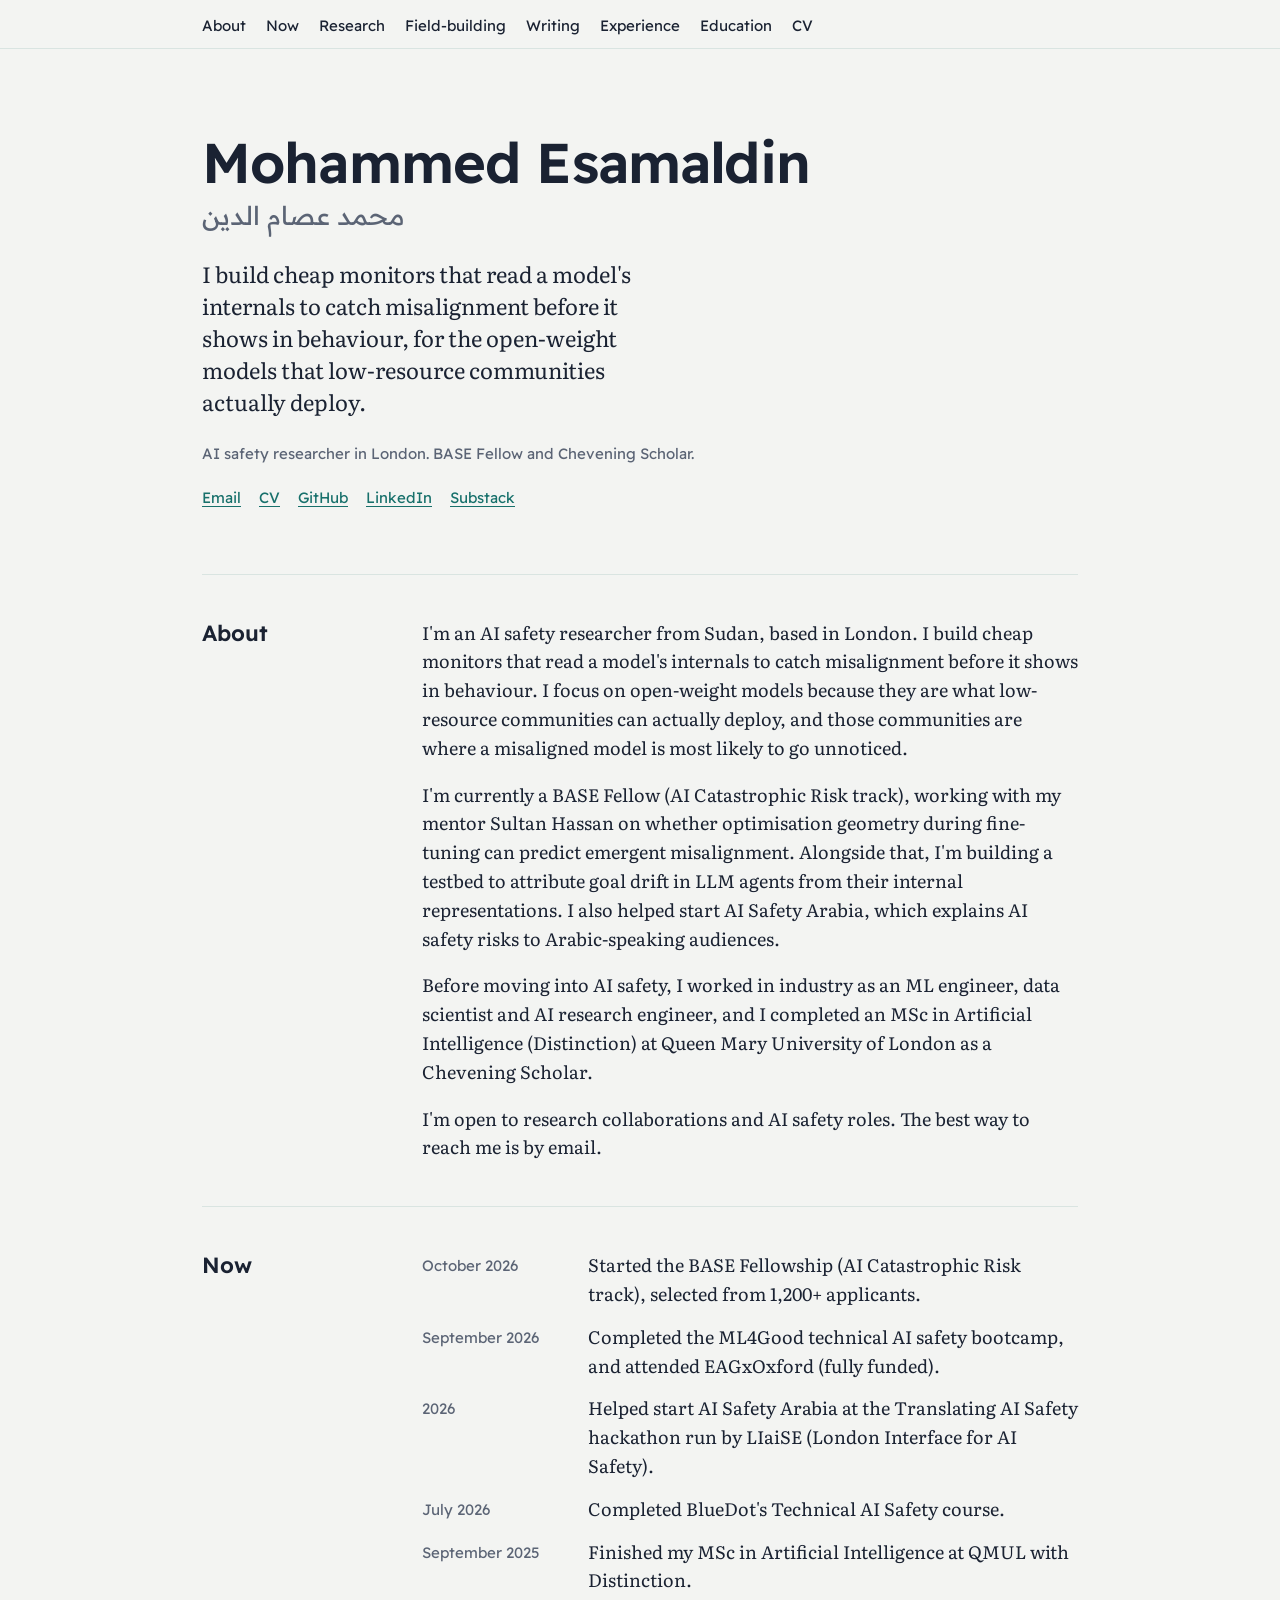
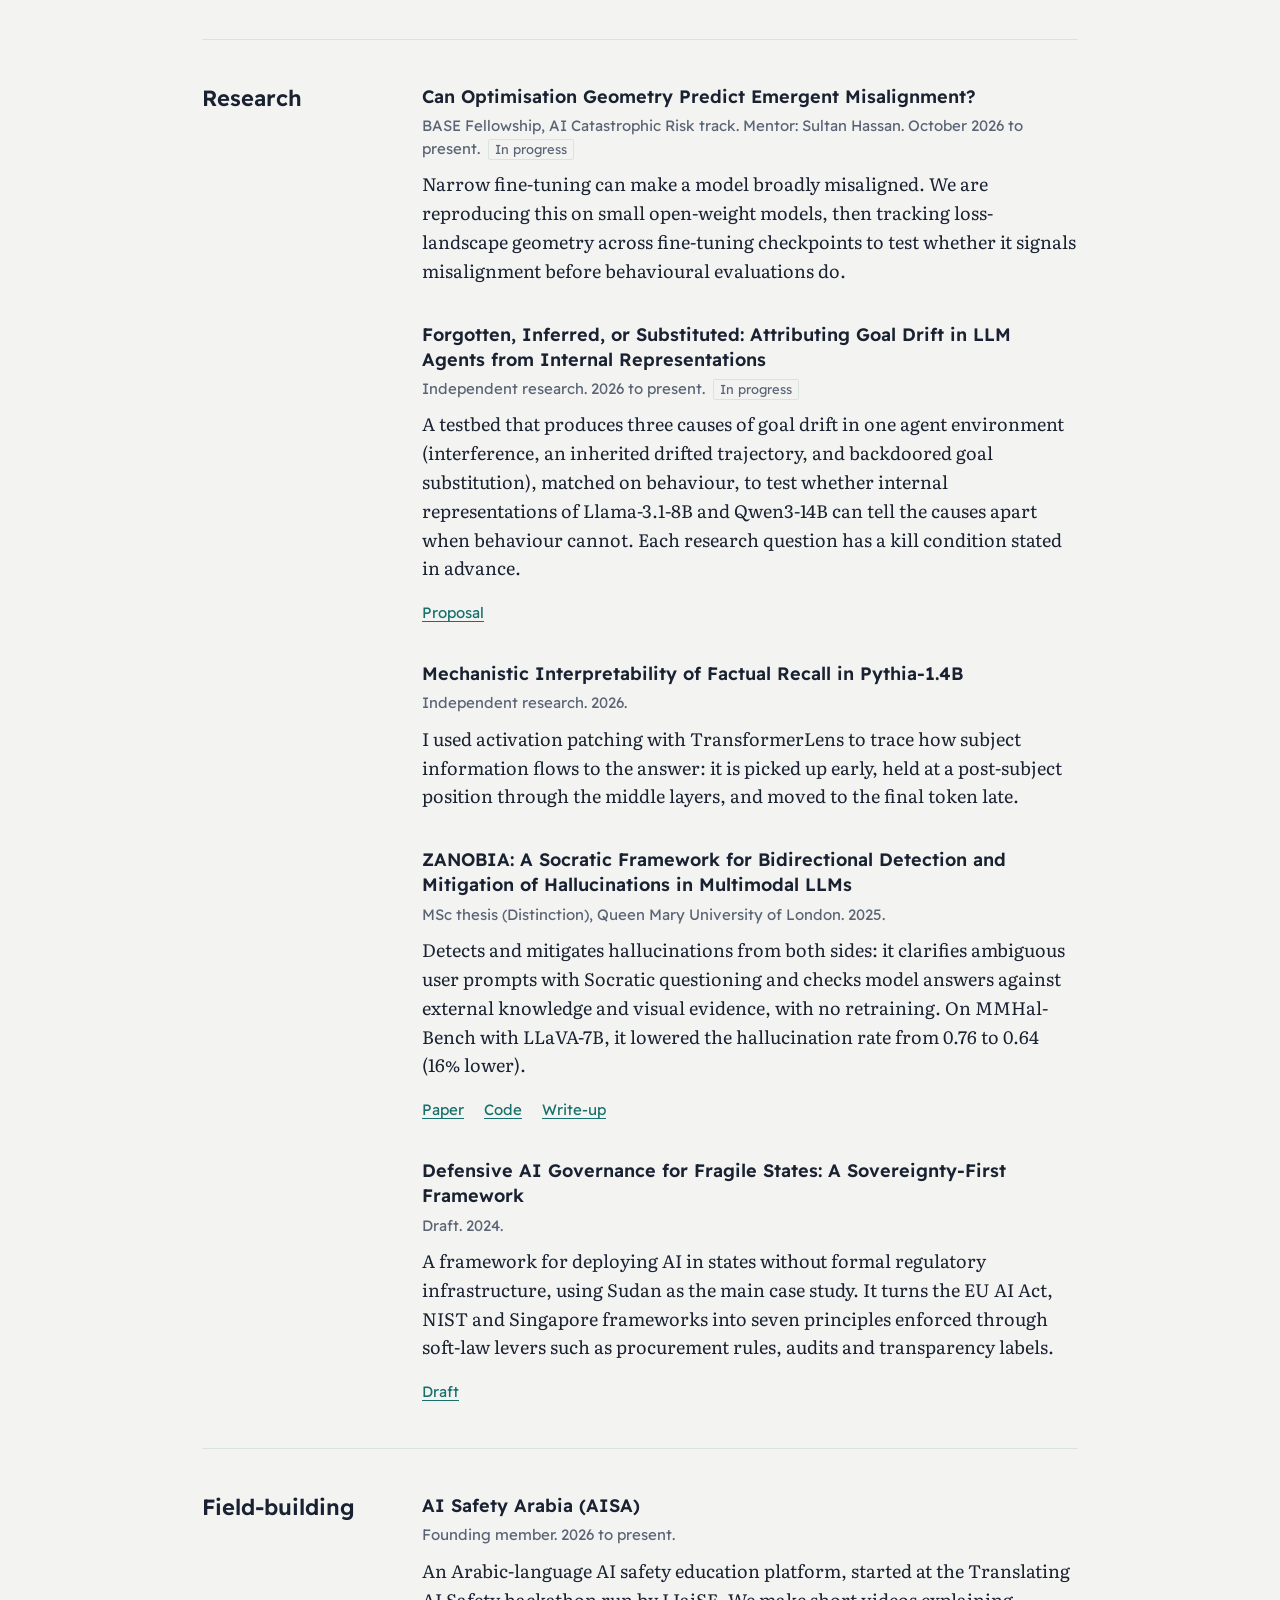
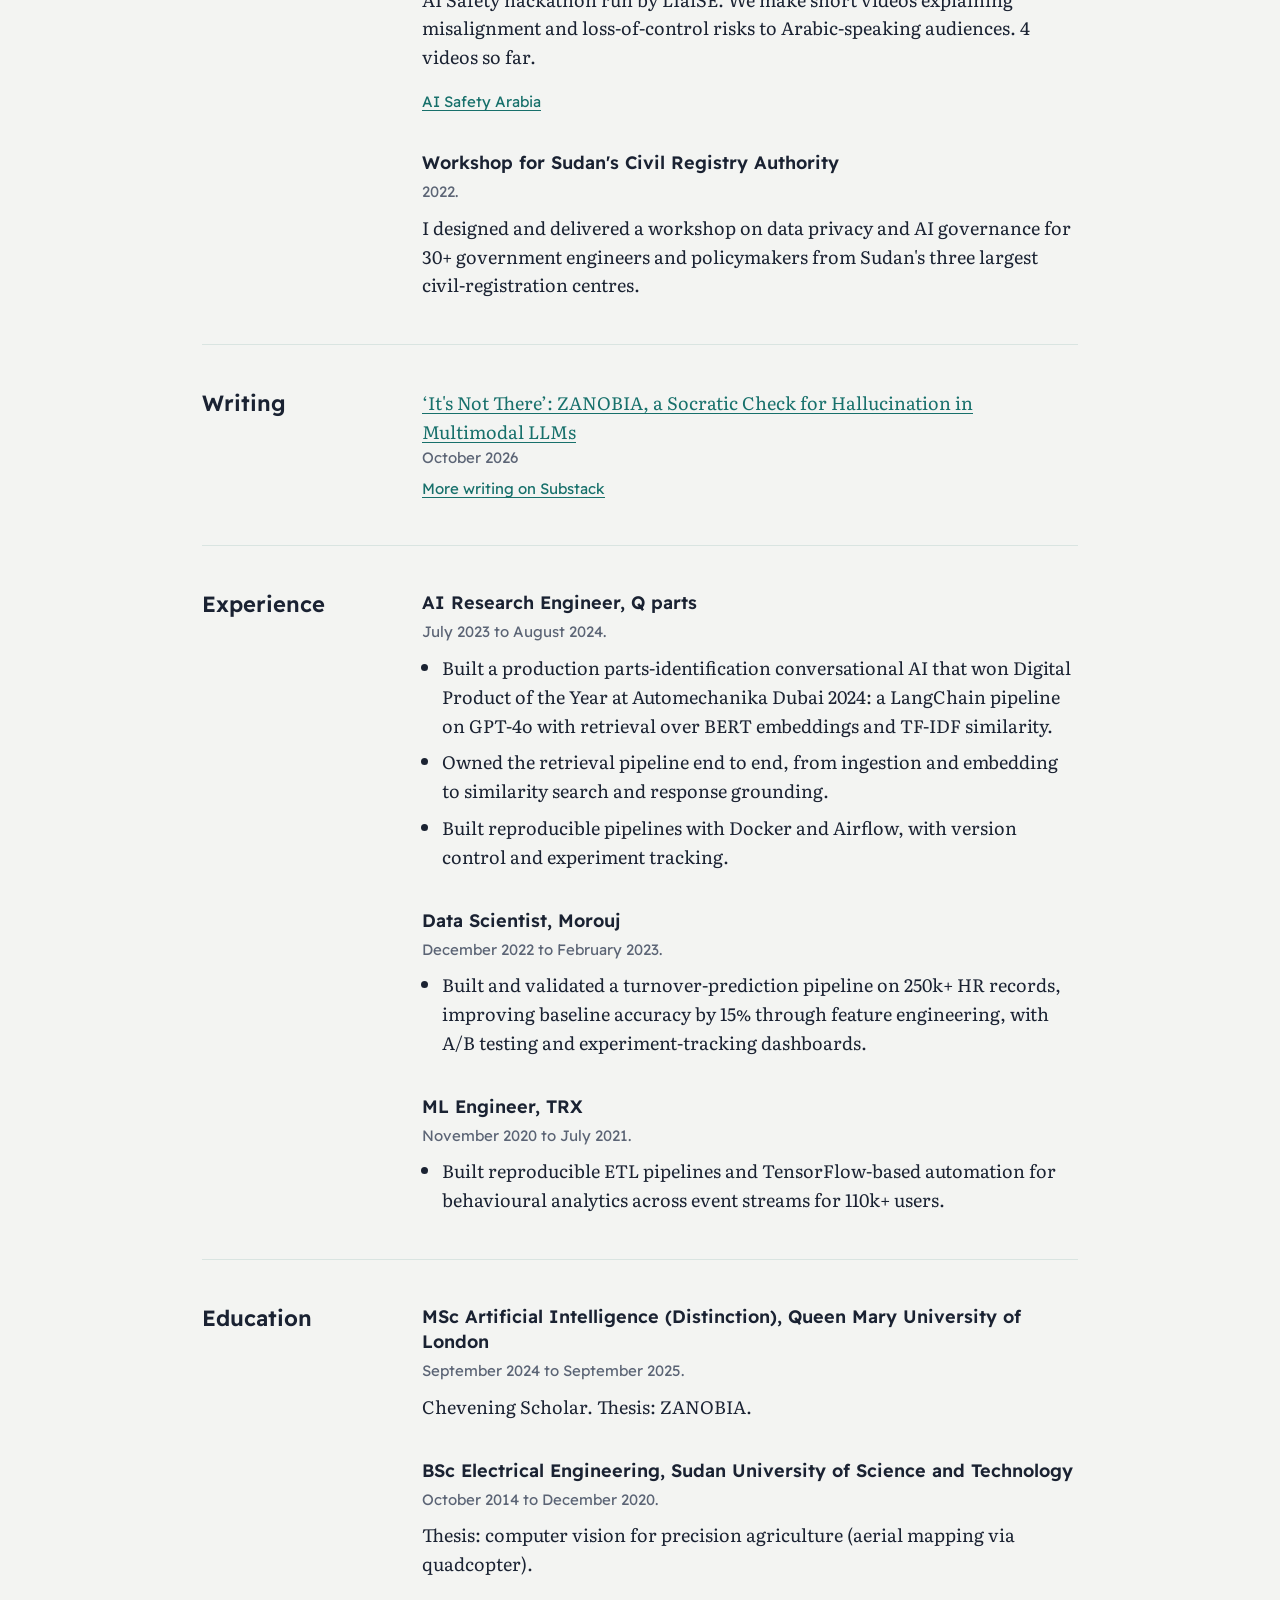
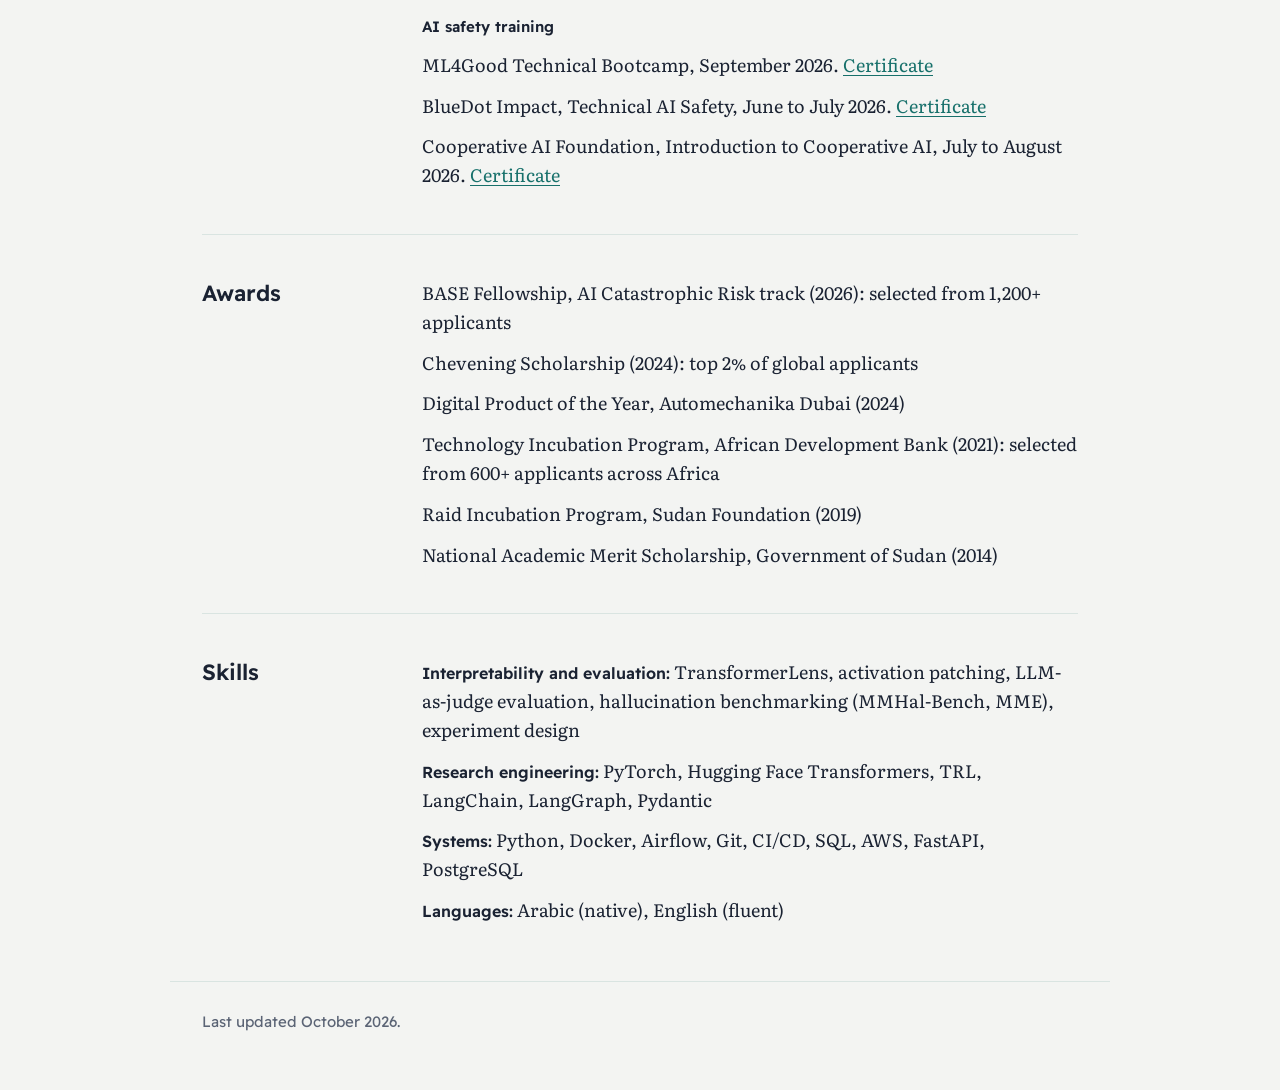
<file: index.html>
<!DOCTYPE html>
<html lang="en">
<head>
<meta charset="UTF-8">
<meta name="viewport" content="width=device-width, initial-scale=1.0">
<title>Mohammed Esamaldin, AI safety researcher</title>
<meta name="description" content="AI safety researcher building cheap monitors that read model internals to detect misalignment in open-weight models. BASE Fellow and Chevening Scholar, based in London.">

<meta property="og:title" content="Mohammed Esamaldin, AI safety researcher">
<meta property="og:description" content="AI safety researcher building cheap monitors that read model internals to detect misalignment in open-weight models. BASE Fellow and Chevening Scholar, based in London.">
<meta property="og:url" content="https://mohammedesamaldin.github.io/">
<meta property="og:type" content="website">
<meta property="og:image" content="https://mohammedesamaldin.github.io/assets/og.png">
<meta name="twitter:card" content="summary_large_image">

<link rel="icon" href="assets/favicon.svg" type="image/svg+xml">
<link rel="icon" href="assets/favicon-32.png" sizes="32x32" type="image/png">

<link rel="preconnect" href="https://fonts.googleapis.com">
<link rel="preconnect" href="https://fonts.gstatic.com" crossorigin>
<link rel="stylesheet" href="https://fonts.googleapis.com/css2?family=Readex+Pro:wght@400;600&family=Literata:ital,wght@0,400;0,600;1,400&display=swap">
<link rel="stylesheet" href="assets/site.css">
</head>
<body>

<nav class="nav">
  <div class="nav-inner">
    <button class="nav-toggle" id="navToggle" aria-expanded="false" aria-controls="navList">Menu</button>
    <ul id="navList">
      <li><a href="#about">About</a></li>
      <li><a href="#now">Now</a></li>
      <li><a href="#research">Research</a></li>
      <li><a href="#field-building">Field-building</a></li>
      <li><a href="#writing">Writing</a></li>
      <li><a href="#experience">Experience</a></li>
      <li><a href="#education">Education</a></li>
      <li><a href="assets/Mohammed_Esamaldin_CV.pdf">CV</a></li>
    </ul>
  </div>
</nav>

<main class="shell">

  <header class="hero">
    <div>
      <h1>Mohammed Esamaldin</h1>
      <p class="name-ar" lang="ar" dir="rtl">محمد عصام الدين</p>
      <p class="statement">I build cheap monitors that read a model's internals to catch misalignment before it shows in behaviour, for the open-weight models that low-resource communities actually deploy.</p>
      <p class="credentials">AI safety researcher in London. BASE Fellow and Chevening Scholar.</p>
      <ul class="hero-links">
        <li><a href="mailto:mohammedesam.mem@gmail.com">Email</a></li>
        <li><a href="assets/Mohammed_Esamaldin_CV.pdf">CV</a></li>
        <li><a href="https://github.com/MohammedEsamaldin">GitHub</a></li>
        <li><a href="https://www.linkedin.com/in/mohammed-esamaldin-55826212a/">LinkedIn</a></li>
        <li><a href="https://mohammedesamaldin.substack.com/">Substack</a></li>
      </ul>
    </div>

  </header>

  <section class="section" id="about">
    <h2>About</h2>
    <div class="section-body">
      <p>I'm an AI safety researcher from Sudan, based in London. I build cheap monitors that read a model's internals to catch misalignment before it shows in behaviour. I focus on open-weight models because they are what low-resource communities can actually deploy, and those communities are where a misaligned model is most likely to go unnoticed.</p>
      <p>I'm currently a BASE Fellow (AI Catastrophic Risk track), working with my mentor Sultan Hassan on whether optimisation geometry during fine-tuning can predict emergent misalignment. Alongside that, I'm building a testbed to attribute goal drift in LLM agents from their internal representations. I also helped start AI Safety Arabia, which explains AI safety risks to Arabic-speaking audiences.</p>
      <p>Before moving into AI safety, I worked in industry as an ML engineer, data scientist and AI research engineer, and I completed an MSc in Artificial Intelligence (Distinction) at Queen Mary University of London as a Chevening Scholar.</p>
      <p>I'm open to research collaborations and AI safety roles. The best way to reach me is by email.</p>
    </div>
  </section>

  <section class="section" id="now">
    <h2>Now</h2>
    <div class="section-body">
      <ul class="dated">
        <li><span class="now-date">October 2026</span><span>Started the BASE Fellowship (AI Catastrophic Risk track), selected from 1,200+ applicants.</span></li>
        <li><span class="now-date">September 2026</span><span>Completed the ML4Good technical AI safety bootcamp, and attended EAGxOxford (fully funded).</span></li>
        <li><span class="now-date">2026</span><span>Helped start AI Safety Arabia at the Translating AI Safety hackathon run by LIaiSE (London Interface for AI Safety).</span></li>
        <li><span class="now-date">July 2026</span><span>Completed BlueDot's Technical AI Safety course.</span></li>
        <li><span class="now-date">September 2025</span><span>Finished my MSc in Artificial Intelligence at QMUL with Distinction.</span></li>
      </ul>
    </div>
  </section>

  <section class="section" id="research">
    <h2>Research</h2>
    <div class="section-body">

      <article class="entry">
        <h3>Can Optimisation Geometry Predict Emergent Misalignment?</h3>
        <p class="meta">BASE Fellowship, AI Catastrophic Risk track. Mentor: Sultan Hassan. October 2026 to present. <span class="tag">In progress</span></p>
        <p>Narrow fine-tuning can make a model broadly misaligned. We are reproducing this on small open-weight models, then tracking loss-landscape geometry across fine-tuning checkpoints to test whether it signals misalignment before behavioural evaluations do.</p>
      </article>

      <article class="entry">
        <h3>Forgotten, Inferred, or Substituted: Attributing Goal Drift in LLM Agents from Internal Representations</h3>
        <p class="meta">Independent research. 2026 to present. <span class="tag">In progress</span></p>
        <p>A testbed that produces three causes of goal drift in one agent environment (interference, an inherited drifted trajectory, and backdoored goal substitution), matched on behaviour, to test whether internal representations of Llama-3.1-8B and Qwen3-14B can tell the causes apart when behaviour cannot. Each research question has a kill condition stated in advance.</p>
        <p class="entry-links">
          <a href="https://drive.google.com/file/d/19_l5MwSjitvvy7bvaislsd70oKW_wPA0/view">Proposal</a>
        </p>
      </article>

      <article class="entry">
        <h3>Mechanistic Interpretability of Factual Recall in Pythia-1.4B</h3>
        <p class="meta">Independent research. 2026.</p>
        <p>I used activation patching with TransformerLens to trace how subject information flows to the answer: it is picked up early, held at a post-subject position through the middle layers, and moved to the final token late.</p>
        <!-- No Code link: there is no public repo for this work yet (checked github.com/MohammedEsamaldin, October 2026). -->
      </article>

      <article class="entry">
        <h3>ZANOBIA: A Socratic Framework for Bidirectional Detection and Mitigation of Hallucinations in Multimodal LLMs</h3>
        <p class="meta">MSc thesis (Distinction), Queen Mary University of London. 2025.</p>
        <p>Detects and mitigates hallucinations from both sides: it clarifies ambiguous user prompts with Socratic questioning and checks model answers against external knowledge and visual evidence, with no retraining. On MMHal-Bench with LLaVA-7B, it lowered the hallucination rate from 0.76 to 0.64 (16% lower).</p>
        <p class="entry-links">
          <a href="https://drive.google.com/file/d/1e7ZiQuJu0Q046NTe2LlNlZCAYu8Q-8Kg/view">Paper</a>
          <a href="https://github.com/MohammedEsamaldin/Socrates/tree/main/socrates_system">Code</a>
          <a href="https://mohammedesamaldin.substack.com/p/its-not-there-zanobia-a-socratic">Write-up</a>
        </p>
      </article>

      <article class="entry">
        <h3>Defensive AI Governance for Fragile States: A Sovereignty-First Framework</h3>
        <p class="meta">Draft. 2024.</p>
        <p>A framework for deploying AI in states without formal regulatory infrastructure, using Sudan as the main case study. It turns the EU AI Act, NIST and Singapore frameworks into seven principles enforced through soft-law levers such as procurement rules, audits and transparency labels.</p>
        <p class="entry-links">
          <a href="https://drive.google.com/file/d/1M42mJkHZkiZ3MIU-KfF22YOBF1Qf5Ccp/view">Draft</a>
        </p>
      </article>

    </div>
  </section>

  <section class="section" id="field-building">
    <h2>Field-building</h2>
    <div class="section-body">

      <article class="entry">
        <h3>AI Safety Arabia (AISA)</h3>
        <p class="meta">Founding member. 2026 to present.</p>
        <p>An Arabic-language AI safety education platform, started at the Translating AI Safety hackathon run by LIaiSE. We make short videos explaining misalignment and loss-of-control risks to Arabic-speaking audiences. 4 videos so far.</p>
        <p class="entry-links">
          <a href="https://www.instagram.com/ai_safety_arabia">AI Safety Arabia</a>
        </p>
      </article>

      <article class="entry">
        <h3>Workshop for Sudan's Civil Registry Authority</h3>
        <p class="meta">2022.</p>
        <p>I designed and delivered a workshop on data privacy and AI governance for 30+ government engineers and policymakers from Sudan's three largest civil-registration centres.</p>
      </article>

    </div>
  </section>

  <section class="section" id="writing">
    <h2>Writing</h2>
    <div class="section-body">
      <ul class="plain">
        <li>
          <a href="https://mohammedesamaldin.substack.com/p/its-not-there-zanobia-a-socratic">&lsquo;It's Not There&rsquo;: ZANOBIA, a Socratic Check for Hallucination in Multimodal LLMs</a>
          <p class="meta">October 2026</p>
        </li>
      </ul>
      <!-- TODO: "Understanding Hallucinations in Multimodal LLMs" (November 2024) is left out on
           purpose. blog/new_post.html is still an unfilled template - it has no post content, only
           placeholder text. The page has been restyled and is ready; write the post, then restore
           this entry:
             <li><a href="blog/new_post.html">Understanding Hallucinations in Multimodal LLMs</a>
                 <p class="meta">November 2024</p></li>
      -->
      <p class="entry-links"><a href="https://mohammedesamaldin.substack.com/">More writing on Substack</a></p>
    </div>
  </section>

  <section class="section" id="experience">
    <h2>Experience</h2>
    <div class="section-body">

      <article class="entry">
        <h3>AI Research Engineer, Q parts</h3>
        <p class="meta">July 2023 to August 2024.</p>
        <ul class="bullets">
          <li>Built a production parts-identification conversational AI that won Digital Product of the Year at Automechanika Dubai 2024: a LangChain pipeline on GPT-4o with retrieval over BERT embeddings and TF-IDF similarity.</li>
          <li>Owned the retrieval pipeline end to end, from ingestion and embedding to similarity search and response grounding.</li>
          <li>Built reproducible pipelines with Docker and Airflow, with version control and experiment tracking.</li>
        </ul>
      </article>

      <article class="entry">
        <h3>Data Scientist, Morouj</h3>
        <p class="meta">December 2022 to February 2023.</p>
        <ul class="bullets">
          <li>Built and validated a turnover-prediction pipeline on 250k+ HR records, improving baseline accuracy by 15% through feature engineering, with A/B testing and experiment-tracking dashboards.</li>
        </ul>
      </article>

      <article class="entry">
        <h3>ML Engineer, TRX</h3>
        <p class="meta">November 2020 to July 2021.</p>
        <ul class="bullets">
          <li>Built reproducible ETL pipelines and TensorFlow-based automation for behavioural analytics across event streams for 110k+ users.</li>
        </ul>
      </article>

    </div>
  </section>

  <section class="section" id="education">
    <h2>Education</h2>
    <div class="section-body">

      <article class="entry">
        <h3>MSc Artificial Intelligence (Distinction), Queen Mary University of London</h3>
        <p class="meta">September 2024 to September 2025.</p>
        <p>Chevening Scholar. Thesis: ZANOBIA.</p>
      </article>

      <article class="entry">
        <h3>BSc Electrical Engineering, Sudan University of Science and Technology</h3>
        <p class="meta">October 2014 to December 2020.</p>
        <p>Thesis: computer vision for precision agriculture (aerial mapping via quadcopter).</p>
      </article>

      <h3 class="subhead">AI safety training</h3>
      <ul class="plain">
        <li>ML4Good Technical Bootcamp, September 2026. <a href="https://credsverse.com/credentials/e1d67ac8-53e5-45a3-a3d0-7addfecc9a98">Certificate</a></li>
        <li>BlueDot Impact, Technical AI Safety, June to July 2026. <a href="https://bluedot.org/certification?id=rec8EPT3n4WZobmJO">Certificate</a></li>
        <li>Cooperative AI Foundation, Introduction to Cooperative AI, July to August 2026. <a href="https://drive.google.com/file/d/1icXxhvllRhbePwk5CxG2B22SZRoQrqUm/view">Certificate</a></li>
      </ul>

    </div>
  </section>

  <section class="section" id="awards">
    <h2>Awards</h2>
    <div class="section-body">
      <ul class="plain">
        <li>BASE Fellowship, AI Catastrophic Risk track (2026): selected from 1,200+ applicants</li>
        <li>Chevening Scholarship (2024): top 2% of global applicants</li>
        <li>Digital Product of the Year, Automechanika Dubai (2024)</li>
        <li>Technology Incubation Program, African Development Bank (2021): selected from 600+ applicants across Africa</li>
        <li>Raid Incubation Program, Sudan Foundation (2019)</li>
        <li>National Academic Merit Scholarship, Government of Sudan (2014)</li>
      </ul>
    </div>
  </section>

  <section class="section" id="skills">
    <h2>Skills</h2>
    <div class="section-body">
      <ul class="skills-list">
        <li><b>Interpretability and evaluation:</b> TransformerLens, activation patching, LLM-as-judge evaluation, hallucination benchmarking (MMHal-Bench, MME), experiment design</li>
        <li><b>Research engineering:</b> PyTorch, Hugging Face Transformers, TRL, LangChain, LangGraph, Pydantic</li>
        <li><b>Systems:</b> Python, Docker, Airflow, Git, CI/CD, SQL, AWS, FastAPI, PostgreSQL</li>
        <li><b>Languages:</b> Arabic (native), English (fluent)</li>
      </ul>
    </div>
  </section>

</main>

<footer class="foot">
  <div class="shell">Last updated October 2026.</div>
</footer>

<script>
  var toggle = document.getElementById("navToggle");
  var list = document.getElementById("navList");
  toggle.addEventListener("click", function () {
    var open = list.classList.toggle("open");
    toggle.setAttribute("aria-expanded", open ? "true" : "false");
  });
  list.addEventListener("click", function (e) {
    if (e.target.tagName === "A") {
      list.classList.remove("open");
      toggle.setAttribute("aria-expanded", "false");
    }
  });
</script>

</body>
</html>
</file>
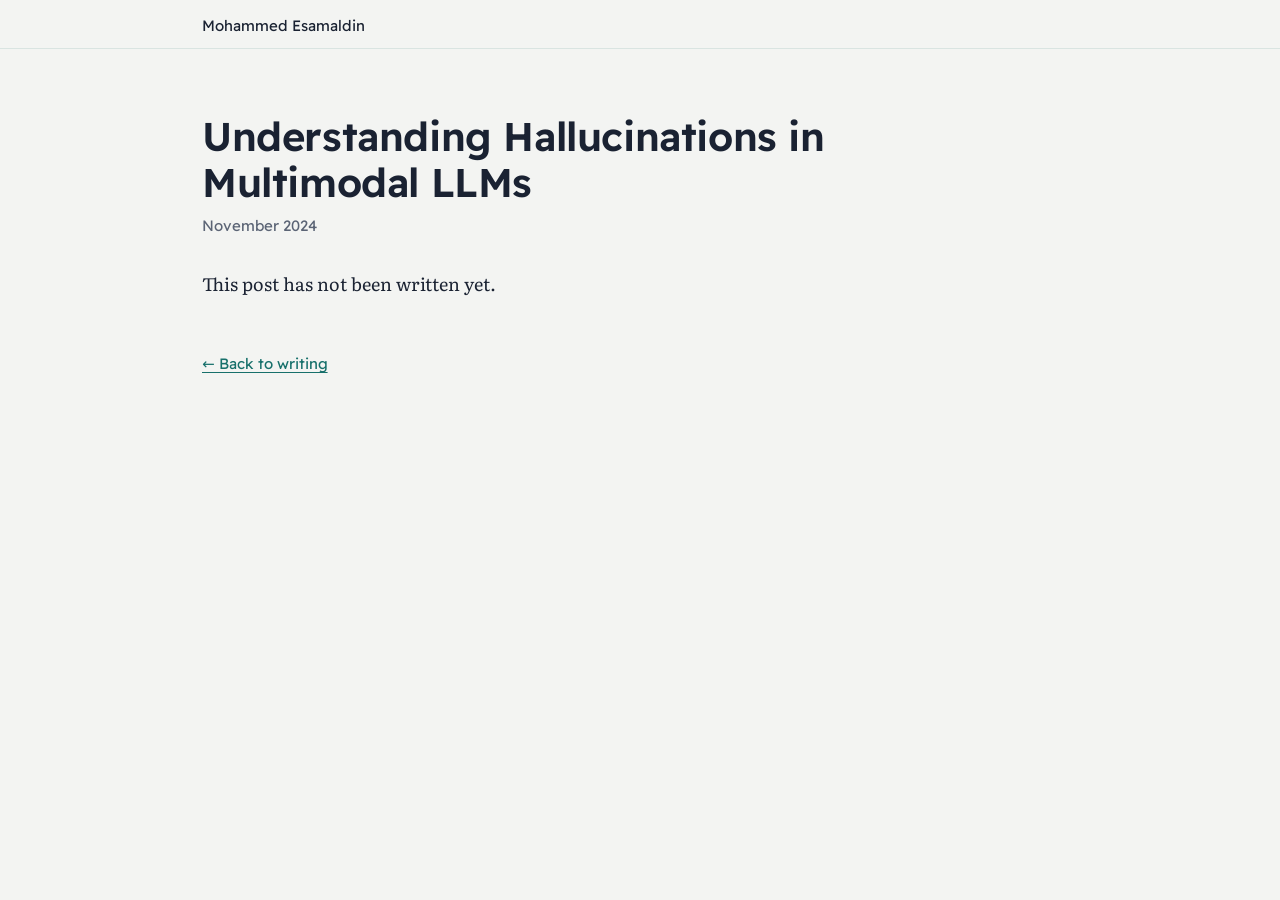
<file: blog/new_post.html>
<!DOCTYPE html>
<html lang="en">
<head>
<meta charset="UTF-8">
<meta name="viewport" content="width=device-width, initial-scale=1.0">
<title>Understanding Hallucinations in Multimodal LLMs — Mohammed Esamaldin</title>
<meta name="robots" content="noindex">

<link rel="icon" href="../assets/favicon.svg" type="image/svg+xml">
<link rel="icon" href="../assets/favicon-32.png" sizes="32x32" type="image/png">

<link rel="preconnect" href="https://fonts.googleapis.com">
<link rel="preconnect" href="https://fonts.gstatic.com" crossorigin>
<link rel="stylesheet" href="https://fonts.googleapis.com/css2?family=Readex+Pro:wght@400;600&family=Literata:ital,wght@0,400;0,600;1,400&display=swap">
<link rel="stylesheet" href="../assets/site.css">
</head>
<body>

<nav class="nav">
  <div class="nav-inner">
    <ul id="navList">
      <li><a href="../index.html">Mohammed Esamaldin</a></li>
    </ul>
  </div>
</nav>

<main class="shell">
  <article class="article">
    <h1>Understanding Hallucinations in Multimodal LLMs</h1>
    <p class="meta">November 2024</p>

    <!-- TODO: this post has no content yet. The styling below is live and matches the rest of
         the site; replace everything between these comments with the post itself, then restore
         the entry in the Writing section of index.html and remove the noindex meta above. -->
    <p>This post has not been written yet.</p>
    <!-- end placeholder -->

    <a class="back" href="../index.html#writing">&larr; Back to writing</a>
  </article>
</main>

</body>
</html>
</file>
<file: assets/site.css>
/* ---------------------------------------------------------------
   Tokens
   --------------------------------------------------------------- */
:root {
  --paper: #F3F4F2;
  --ink:   #1A2232;
  --muted: #5B6475;
  --nile:  #17706B;
  --silt:  #D9E4E1;

  --sans: "Readex Pro", "Segoe UI", system-ui, sans-serif;
  --serif: "Literata", Georgia, "Times New Roman", serif;

  --label-col: 180px;
  --content-col: 720px;
  --gap: 40px;
}

@media (prefers-color-scheme: dark) {
  :root {
    --paper: #161D2B;
    --ink:   #E6E9EE;
    --muted: #9AA3B2;
    --nile:  #5FB3AC;
    --silt:  #2A3445;
  }
}

/* ---------------------------------------------------------------
   Base
   --------------------------------------------------------------- */
*, *::before, *::after { box-sizing: border-box; }

html { -webkit-text-size-adjust: 100%; }

body {
  margin: 0;
  background: var(--paper);
  color: var(--ink);
  font-family: var(--serif);
  font-size: 18px;
  line-height: 1.6;
  text-rendering: optimizeLegibility;
  -webkit-font-smoothing: antialiased;
}

a {
  color: var(--nile);
  text-decoration: underline;
  text-decoration-thickness: 1px;
  text-underline-offset: 3px;
}
a:hover { text-decoration-thickness: 2px; }

:focus-visible {
  outline: 2px solid var(--nile);
  outline-offset: 2px;
}

h1, h2, h3 { font-family: var(--sans); font-weight: 600; margin: 0; }

p { margin: 0 0 1em; max-width: 68ch; }
p:last-child { margin-bottom: 0; }

time, .meta, .now-date { font-variant-numeric: tabular-nums; }

.shell {
  max-width: calc(var(--label-col) + var(--gap) + var(--content-col));
  margin: 0 auto;
  padding: 0 32px;
}

/* ---------------------------------------------------------------
   Navigation
   --------------------------------------------------------------- */
.nav {
  position: sticky;
  top: 0;
  z-index: 10;
  background: var(--paper);
  border-bottom: 1px solid var(--silt);
}
.nav-inner {
  max-width: calc(var(--label-col) + var(--gap) + var(--content-col));
  margin: 0 auto;
  padding: 0 32px;
  display: flex;
  align-items: center;
  min-height: 48px;
}
.nav ul {
  list-style: none;
  display: flex;
  flex-wrap: wrap;
  gap: 20px;
  margin: 0;
  padding: 0;
}
.nav a {
  font-family: var(--sans);
  font-size: 15px;
  color: var(--ink);
  text-decoration: none;
}
.nav a:hover { text-decoration: underline; text-decoration-thickness: 2px; text-underline-offset: 4px; }
.nav-toggle { display: none; }

/* ---------------------------------------------------------------
   Hero
   --------------------------------------------------------------- */
.hero {
  padding: 84px 0 64px;
}

.hero h1 {
  font-size: 56px;
  line-height: 1.05;
  letter-spacing: -0.015em;
  margin: 0 0 6px;
}

.name-ar {
  font-family: var(--sans);
  font-weight: 400;
  font-size: 26px;
  line-height: 1.4;
  color: var(--muted);
  text-align: left;   /* dir=rtl keeps Arabic shaping; the page stays left-aligned */
  margin: 0 0 24px;
}

.statement {
  font-size: 22px;
  line-height: 1.45;
  max-width: 34ch;
  margin: 0 0 24px;
}

.credentials {
  font-family: var(--sans);
  font-size: 15px;
  color: var(--muted);
  margin: 0 0 20px;
}

.hero-links {
  list-style: none;
  display: flex;
  flex-wrap: wrap;
  gap: 18px;
  margin: 0;
  padding: 0;
  font-family: var(--sans);
  font-size: 15px;
}

/* ---------------------------------------------------------------
   Sections
   --------------------------------------------------------------- */
.section {
  display: grid;
  grid-template-columns: var(--label-col) minmax(0, var(--content-col));
  gap: var(--gap);
  padding: 44px 0;
  border-top: 1px solid var(--silt);
}
.section > h2 {
  font-size: 22px;
  line-height: 1.3;
  margin: 0;
}
.section-body > *:first-child { margin-top: 0; }

.entry { margin: 0 0 36px; }
.entry:last-child { margin-bottom: 0; }

.entry h3 {
  font-family: var(--sans);
  font-size: 18px;
  line-height: 1.4;
  margin: 0 0 6px;
}

.meta {
  font-family: var(--sans);
  font-size: 15px;
  line-height: 1.5;
  color: var(--muted);
  margin: 0 0 10px;
}

.tag {
  display: inline-block;
  font-family: var(--sans);
  font-size: 13px;
  line-height: 1.3;
  color: var(--muted);
  border: 1px solid var(--silt);
  border-radius: 2px;
  padding: 1px 6px;
  margin-left: 4px;
  white-space: nowrap;
}

.entry-links {
  font-family: var(--sans);
  font-size: 15px;
  margin: 8px 0 0;
}
.entry-links a + a { margin-left: 16px; }

/* dated list: Now */
.dated { list-style: none; margin: 0; padding: 0; }
.dated li {
  display: grid;
  grid-template-columns: 150px minmax(0, 1fr);
  gap: 16px;
  margin-bottom: 14px;
  max-width: 68ch;
}
.dated li:last-child { margin-bottom: 0; }
.now-date {
  font-family: var(--sans);
  font-size: 15px;
  color: var(--muted);
  padding-top: 3px;
}

/* plain lists */
.plain { list-style: none; margin: 0; padding: 0; max-width: 68ch; }
.plain > li { margin-bottom: 12px; }
.plain > li:last-child { margin-bottom: 0; }

.bullets { margin: 0; padding-left: 1.1em; max-width: 68ch; }
.bullets li { margin-bottom: 8px; }
.bullets li:last-child { margin-bottom: 0; }

.subhead {
  font-family: var(--sans);
  font-size: 15px;
  font-weight: 600;
  margin: 28px 0 12px;
}

.skills-list { list-style: none; margin: 0; padding: 0; max-width: 68ch; }
.skills-list li { margin-bottom: 12px; }
.skills-list b { font-family: var(--sans); font-size: 16px; font-weight: 600; }

/* ---------------------------------------------------------------
   Footer
   --------------------------------------------------------------- */
.foot {
  font-family: var(--sans);
  font-size: 15px;
  color: var(--muted);
}
.foot .shell {
  border-top: 1px solid var(--silt);
  padding-top: 28px;
  padding-bottom: 56px;
}

/* ---------------------------------------------------------------
   Article pages
   --------------------------------------------------------------- */
.article { max-width: 68ch; padding: 64px 0 56px; }
.article h1 { font-size: 40px; line-height: 1.15; margin: 0 0 10px; letter-spacing: -0.01em; }
.article .meta { margin-bottom: 32px; }
.article h2 { font-size: 22px; margin: 36px 0 12px; }
.article .back { font-family: var(--sans); font-size: 15px; display: inline-block; margin-top: 36px; }

/* ---------------------------------------------------------------
   Mobile
   --------------------------------------------------------------- */
@media (max-width: 860px) {
  body { font-size: 17px; }
  .shell, .nav-inner { padding: 0 24px; }

  .nav { position: static; }
  .nav-inner { min-height: 44px; }
  .nav-toggle {
    display: inline-block;
    font-family: var(--sans);
    font-size: 15px;
    color: var(--ink);
    background: none;
    border: 1px solid var(--silt);
    border-radius: 2px;
    padding: 4px 10px;
    cursor: pointer;
  }
  .nav ul {
    display: none;
    flex-direction: column;
    gap: 14px;
    width: 100%;
    padding: 16px 0 4px;
  }
  .nav ul.open { display: flex; }
  .nav-inner { flex-wrap: wrap; align-items: flex-start; padding-top: 8px; padding-bottom: 8px; }

  .hero {
    padding: 48px 0 40px;
  }
  .hero h1 { font-size: 40px; }
  .name-ar { font-size: 22px; margin-bottom: 20px; }
  .statement { font-size: 20px; max-width: none; }

  .section {
    grid-template-columns: minmax(0, 1fr);
    gap: 14px;
    padding: 36px 0;
  }

  .dated li { grid-template-columns: minmax(0, 1fr); gap: 2px; }
  .now-date { padding-top: 0; }

  .article { padding: 40px 0 48px; }
  .article h1 { font-size: 32px; }
}
</file>
